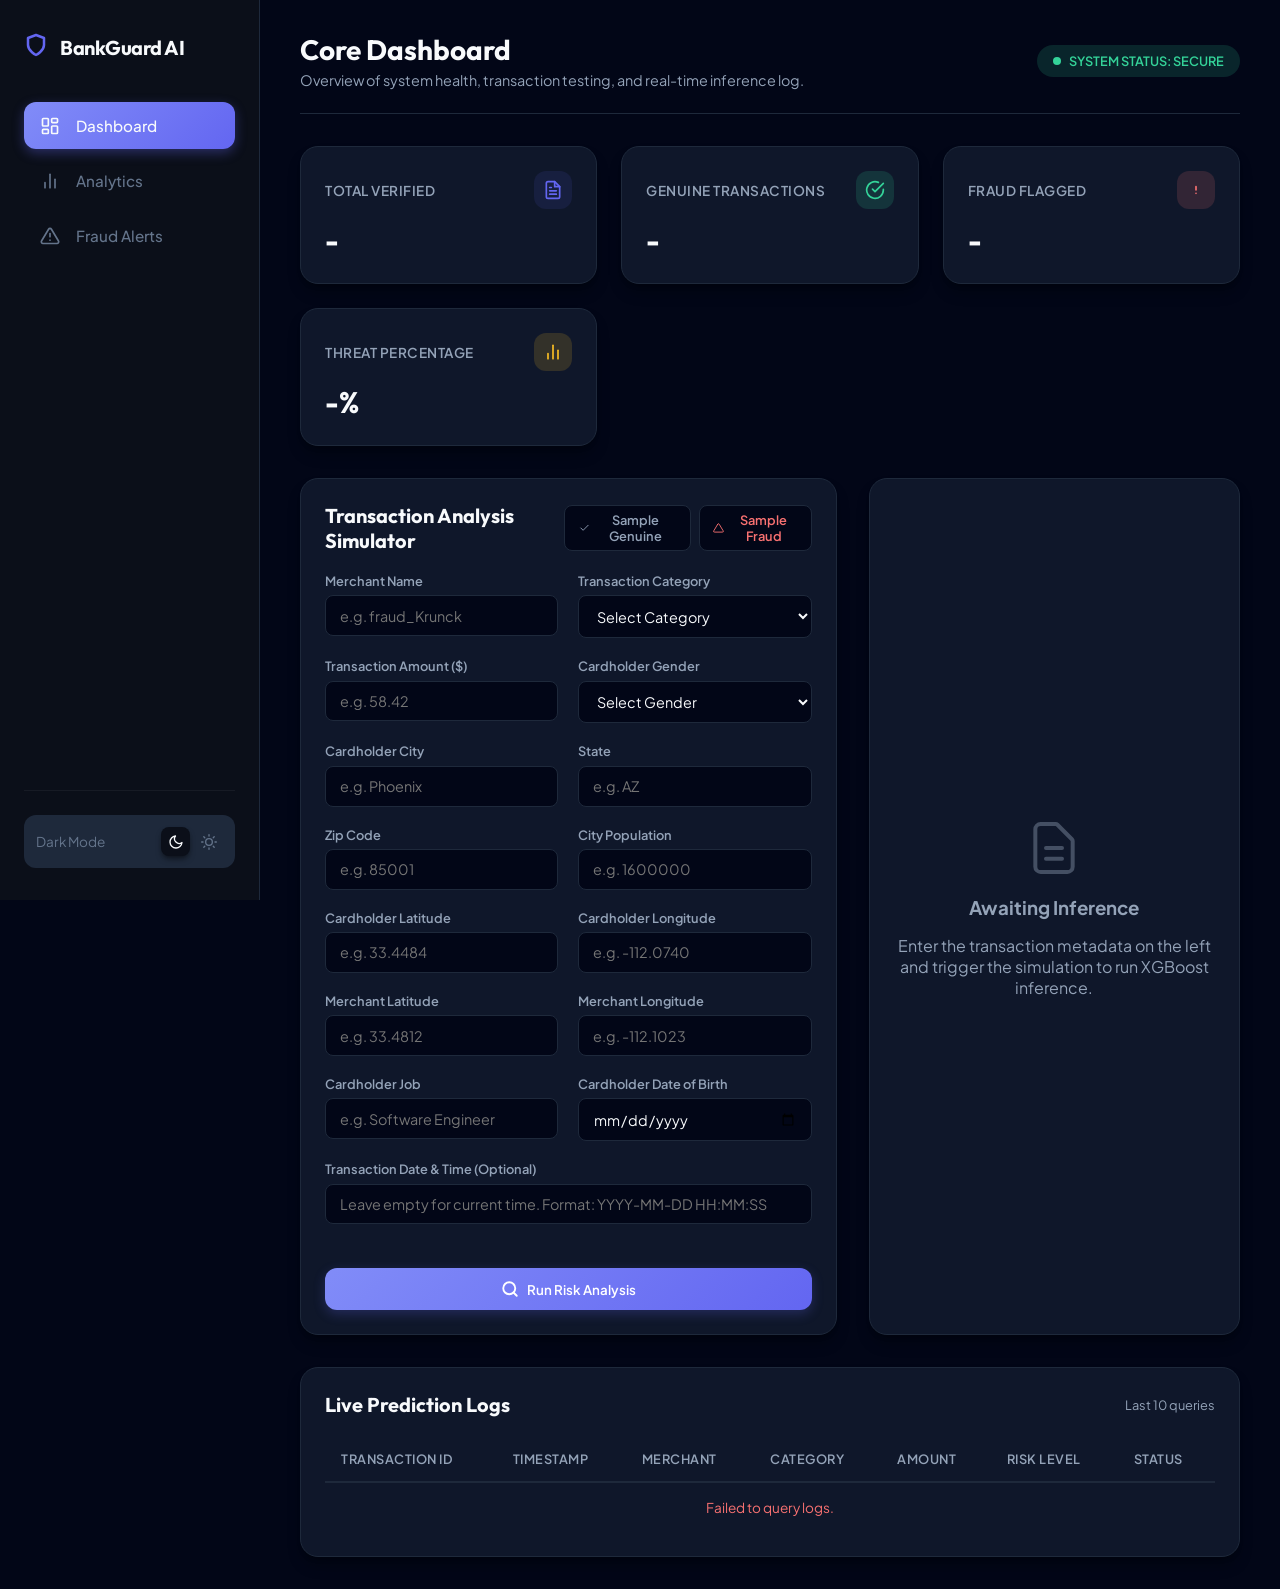
<file: frontend/index.html>
<!DOCTYPE html>
<html lang="en" data-theme="dark">
<head>
    <meta charset="UTF-8">
    <meta name="viewport" content="width=device-width, initial-scale=1.0">
    <title>BankGuard AI - Real-time Fraud Detection Dashboard</title>
    <link rel="stylesheet" href="css/style.css">
</head>
<body>
    <div class="app-container">
        <!-- Sidebar Navigation -->
        <aside class="sidebar">
            <div class="brand">
                <div class="brand-icon">
                    <svg xmlns="http://www.w3.org/2000/svg" width="24" height="24" viewBox="0 0 24 24" fill="none" stroke="currentColor" stroke-width="2.5" stroke-linecap="round" stroke-linejoin="round"><path d="M12 22s8-4 8-10V5l-8-3-8 3v7c0 6 8 10 8 10z"/></svg>
                </div>
                <span class="brand-logo">BankGuard AI</span>
            </div>
            
            <nav class="nav-list">
                <li>
                    <a href="index.html" class="nav-link active" id="nav-dashboard">
                        <svg xmlns="http://www.w3.org/2000/svg" width="24" height="24" viewBox="0 0 24 24" fill="none" stroke="currentColor" stroke-width="2" stroke-linecap="round" stroke-linejoin="round"><rect x="3" y="3" width="7" height="9" rx="1"/><rect x="14" y="3" width="7" height="5" rx="1"/><rect x="14" y="12" width="7" height="9" rx="1"/><rect x="3" y="16" width="7" height="5" rx="1"/></svg>
                        <span>Dashboard</span>
                    </a>
                </li>
                <li>
                    <a href="analytics.html" class="nav-link" id="nav-analytics">
                        <svg xmlns="http://www.w3.org/2000/svg" width="24" height="24" viewBox="0 0 24 24" fill="none" stroke="currentColor" stroke-width="2" stroke-linecap="round" stroke-linejoin="round"><line x1="18" y1="20" x2="18" y2="10"/><line x1="12" y1="20" x2="12" y2="4"/><line x1="6" y1="20" x2="6" y2="14"/></svg>
                        <span>Analytics</span>
                    </a>
                </li>
                <li>
                    <a href="alerts.html" class="nav-link" id="nav-alerts">
                        <svg xmlns="http://www.w3.org/2000/svg" width="24" height="24" viewBox="0 0 24 24" fill="none" stroke="currentColor" stroke-width="2" stroke-linecap="round" stroke-linejoin="round"><path d="M10.29 3.86L1.82 18a2 2 0 0 0 1.71 3h16.94a2 2 0 0 0 1.71-3L13.71 3.86a2 2 0 0 0-3.42 0z"/><line x1="12" y1="9" x2="12" y2="13"/><line x1="12" y1="17" x2="12.01" y2="17"/></svg>
                        <span>Fraud Alerts</span>
                    </a>
                </li>
            </nav>
            
            <div class="sidebar-footer">
                <div class="theme-toggle-container">
                    <span>Dark Mode</span>
                    <div style="display: flex; gap: 0.25rem;">
                        <button class="theme-toggle-btn active" id="theme-dark-btn" aria-label="Dark Mode">
                            <svg xmlns="http://www.w3.org/2000/svg" width="16" height="16" viewBox="0 0 24 24" fill="none" stroke="currentColor" stroke-width="2" stroke-linecap="round" stroke-linejoin="round"><path d="M21 12.79A9 9 0 1 1 11.21 3 7 7 0 0 0 21 12.79z"/></svg>
                        </button>
                        <button class="theme-toggle-btn" id="theme-light-btn" aria-label="Light Mode">
                            <svg xmlns="http://www.w3.org/2000/svg" width="16" height="16" viewBox="0 0 24 24" fill="none" stroke="currentColor" stroke-width="2" stroke-linecap="round" stroke-linejoin="round"><circle cx="12" cy="12" r="5"/><line x1="12" y1="1" x2="12" y2="3"/><line x1="12" y1="21" x2="12" y2="23"/><line x1="4.22" y1="4.22" x2="5.64" y2="5.64"/><line x1="18.36" y1="18.36" x2="19.78" y2="19.78"/><line x1="1" y1="12" x2="3" y2="12"/><line x1="21" y1="12" x2="23" y2="12"/><line x1="4.22" y1="19.78" x2="5.64" y2="18.36"/><line x1="18.36" y1="5.64" x2="19.78" y2="4.22"/></svg>
                        </button>
                    </div>
                </div>
            </div>
        </aside>
        
        <!-- Main Content Area -->
        <main class="main-content">
            <!-- Top Nav -->
            <header class="top-nav">
                <div class="page-title">
                    <h1>Core Dashboard</h1>
                    <p>Overview of system health, transaction testing, and real-time inference log.</p>
                </div>
                <div class="status-badge-container">
                    <div class="threat-badge low" id="threat-badge">
                        <div class="pulse-dot"></div>
                        <span id="threat-text">System Status: Secure</span>
                    </div>
                </div>
            </header>
            
            <!-- KPI Summary Cards -->
            <section class="kpi-grid">
                <div class="card kpi-card">
                    <div class="kpi-header">
                        <span>Total Verified</span>
                        <div class="kpi-icon">
                            <svg xmlns="http://www.w3.org/2000/svg" width="20" height="20" viewBox="0 0 24 24" fill="none" stroke="currentColor" stroke-width="2" stroke-linecap="round" stroke-linejoin="round"><path d="M14 2H6a2 2 0 0 0-2 2v16a2 2 0 0 0 2 2h12a2 2 0 0 0 2-2V8z"/><polyline points="14 2 14 8 20 8"/><line x1="16" y1="13" x2="8" y2="13"/><line x1="16" y1="17" x2="8" y2="17"/><polyline points="10 9 9 9 8 9"/></svg>
                        </div>
                    </div>
                    <span class="kpi-value" id="kpi-total">-</span>
                </div>
                <div class="card kpi-card genuine">
                    <div class="kpi-header">
                        <span>Genuine Transactions</span>
                        <div class="kpi-icon">
                            <svg xmlns="http://www.w3.org/2000/svg" width="20" height="20" viewBox="0 0 24 24" fill="none" stroke="currentColor" stroke-width="2" stroke-linecap="round" stroke-linejoin="round"><path d="M22 11.08V12a10 10 0 1 1-5.93-9.14"/><polyline points="22 4 12 14.01 9 11.01"/></svg>
                        </div>
                    </div>
                    <span class="kpi-value" id="kpi-genuine">-</span>
                </div>
                <div class="card kpi-card fraud">
                    <div class="kpi-header">
                        <span>Fraud Flagged</span>
                        <div class="kpi-icon">
                            <svg xmlns="http://www.w3.org/2000/svg" width="20" height="20" viewBox="0 0 24 24" fill="none" stroke="currentColor" stroke-width="2" stroke-linecap="round" stroke-linejoin="round"><octagon points="7.86 2 16.14 2 22 7.86 22 16.14 16.14 22 7.86 22 2 16.14 2 7.86 7.86 2"/><line x1="12" y1="8" x2="12" y2="12"/><line x1="12" y1="16" x2="12.01" y2="16"/></svg>
                        </div>
                    </div>
                    <span class="kpi-value" id="kpi-fraud">-</span>
                </div>
                <div class="card kpi-card rate">
                    <div class="kpi-header">
                        <span>Threat Percentage</span>
                        <div class="kpi-icon">
                            <svg xmlns="http://www.w3.org/2000/svg" width="20" height="20" viewBox="0 0 24 24" fill="none" stroke="currentColor" stroke-width="2" stroke-linecap="round" stroke-linejoin="round"><line x1="18" y1="20" x2="18" y2="10"/><line x1="12" y1="20" x2="12" y2="4"/><line x1="6" y1="20" x2="6" y2="14"/></svg>
                        </div>
                    </div>
                    <span class="kpi-value" id="kpi-rate">-%</span>
                </div>
            </section>
            
            <!-- Interactive Area -->
            <div class="dashboard-grid">
                <!-- Transaction Form Card -->
                <div class="card">
                    <div class="section-header">
                        <h2>Transaction Analysis Simulator</h2>
                        <div class="quick-actions">
                            <button type="button" class="btn-secondary" id="btn-load-genuine">
                                <svg xmlns="http://www.w3.org/2000/svg" width="14" height="14" viewBox="0 0 24 24" fill="none" stroke="currentColor" stroke-width="2" stroke-linecap="round" stroke-linejoin="round"><polyline points="20 6 9 17 4 12"/></svg>
                                Sample Genuine
                            </button>
                            <button type="button" class="btn-secondary" id="btn-load-fraud" style="color: var(--danger);">
                                <svg xmlns="http://www.w3.org/2000/svg" width="14" height="14" viewBox="0 0 24 24" fill="none" stroke="currentColor" stroke-width="2" stroke-linecap="round" stroke-linejoin="round"><path d="M10.29 3.86L1.82 18a2 2 0 0 0 1.71 3h16.94a2 2 0 0 0 1.71-3L13.71 3.86a2 2 0 0 0-3.42 0z"/></svg>
                                Sample Fraud
                            </button>
                        </div>
                    </div>
                    
                    <form id="predict-form" class="grid-form">
                        <div class="form-group">
                            <label for="merchant">Merchant Name</label>
                            <input type="text" id="merchant" name="merchant" placeholder="e.g. fraud_Krunck" required>
                        </div>
                        <div class="form-group">
                            <label for="category">Transaction Category</label>
                            <select id="category" name="category" required>
                                <option value="" disabled selected>Select Category</option>
                                <option value="grocery_pos">Grocery (POS)</option>
                                <option value="shopping_net">Shopping (Online)</option>
                                <option value="shopping_pos">Shopping (POS)</option>
                                <option value="gas_transport">Gas & Transport</option>
                                <option value="entertainment">Entertainment</option>
                                <option value="food_dining">Food & Dining</option>
                                <option value="personal_care">Personal Care</option>
                                <option value="health_fitness">Health & Fitness</option>
                                <option value="travel">Travel</option>
                                <option value="kids_pets">Kids & Pets</option>
                                <option value="home">Home</option>
                                <option value="misc_net">Miscellaneous (Online)</option>
                                <option value="misc_pos">Miscellaneous (POS)</option>
                            </select>
                        </div>
                        <div class="form-group">
                            <label for="amt">Transaction Amount ($)</label>
                            <input type="number" id="amt" name="amt" step="0.01" min="0.01" placeholder="e.g. 58.42" required>
                        </div>
                        <div class="form-group">
                            <label for="gender">Cardholder Gender</label>
                            <select id="gender" name="gender" required>
                                <option value="" disabled selected>Select Gender</option>
                                <option value="M">Male</option>
                                <option value="F">Female</option>
                            </select>
                        </div>
                        <div class="form-group">
                            <label for="city">Cardholder City</label>
                            <input type="text" id="city" name="city" placeholder="e.g. Phoenix" required>
                        </div>
                        <div class="form-group">
                            <label for="state">State</label>
                            <input type="text" id="state" name="state" maxlength="2" placeholder="e.g. AZ" required>
                        </div>
                        <div class="form-group">
                            <label for="zip">Zip Code</label>
                            <input type="number" id="zip" name="zip" placeholder="e.g. 85001" required>
                        </div>
                        <div class="form-group">
                            <label for="city_pop">City Population</label>
                            <input type="number" id="city_pop" name="city_pop" placeholder="e.g. 1600000" required>
                        </div>
                        <div class="form-group">
                            <label for="lat">Cardholder Latitude</label>
                            <input type="number" id="lat" name="lat" step="0.0001" placeholder="e.g. 33.4484" required>
                        </div>
                        <div class="form-group">
                            <label for="long">Cardholder Longitude</label>
                            <input type="number" id="long" name="long" step="0.0001" placeholder="e.g. -112.0740" required>
                        </div>
                        <div class="form-group">
                            <label for="merch_lat">Merchant Latitude</label>
                            <input type="number" id="merch_lat" name="merch_lat" step="0.0001" placeholder="e.g. 33.4812" required>
                        </div>
                        <div class="form-group">
                            <label for="merch_long">Merchant Longitude</label>
                            <input type="number" id="merch_long" name="merch_long" step="0.0001" placeholder="e.g. -112.1023" required>
                        </div>
                        <div class="form-group">
                            <label for="job">Cardholder Job</label>
                            <input type="text" id="job" name="job" placeholder="e.g. Software Engineer" required>
                        </div>
                        <div class="form-group">
                            <label for="dob">Cardholder Date of Birth</label>
                            <input type="date" id="dob" name="dob" required>
                        </div>
                        <div class="form-group full-width">
                            <label for="trans_date_trans_time">Transaction Date & Time (Optional)</label>
                            <input type="text" id="trans_date_trans_time" name="trans_date_trans_time" placeholder="Leave empty for current time. Format: YYYY-MM-DD HH:MM:SS">
                        </div>
                        
                        <div class="form-group full-width">
                            <button type="submit" class="btn-primary" id="btn-submit">
                                <svg xmlns="http://www.w3.org/2000/svg" width="18" height="18" viewBox="0 0 24 24" fill="none" stroke="currentColor" stroke-width="2.5" stroke-linecap="round" stroke-linejoin="round"><circle cx="11" cy="11" r="8"/><line x1="21" y1="21" x2="16.65" y2="16.65"/></svg>
                                Run Risk Analysis
                            </button>
                        </div>
                    </form>
                </div>
                
                <!-- Prediction Output Card -->
                <div class="card prediction-card" id="prediction-output">
                    <div class="empty-state" id="output-empty-state">
                        <svg xmlns="http://www.w3.org/2000/svg" fill="none" viewBox="0 0 24 24" stroke="currentColor">
                            <path stroke-linecap="round" stroke-linejoin="round" stroke-width="1.5" d="M9 12h6m-6 4h6m2 5H7a2 2 0 01-2-2V5a2 2 0 012-2h5.586a1 1 0 01.707.293l5.414 5.414a1 1 0 01.293.707V19a2 2 0 01-2 2z" />
                        </svg>
                        <h3>Awaiting Inference</h3>
                        <p>Enter the transaction metadata on the left and trigger the simulation to run XGBoost inference.</p>
                    </div>
                    
                    <div class="spinner" id="output-spinner" style="display: none;"></div>
                    
                    <div id="output-data" style="display: none; width: 100%;">
                        <div style="display: flex; flex-direction: column; align-items: center; gap: 1rem; width: 100%;">
                            <h2 style="font-family: 'Outfit'; font-size: 1.25rem;">Analysis Completed</h2>
                            
                            <div class="gauge-wrapper">
                                <svg class="gauge-svg" width="180" height="180" viewBox="0 0 160 160">
                                    <circle class="gauge-bg" cx="80" cy="80" r="70"></circle>
                                    <circle class="gauge-fill" id="gauge-circle" cx="80" cy="80" r="70"></circle>
                                </svg>
                                <div class="gauge-text">
                                    <span class="gauge-percentage" id="gauge-val">0%</span>
                                    <span class="gauge-label">Risk Probability</span>
                                </div>
                            </div>
                            
                            <span class="result-badge" id="output-badge">GENUINE</span>
                            
                            <div class="result-details">
                                <div class="detail-row">
                                    <span class="detail-label">Transaction ID</span>
                                    <span class="detail-value" id="detail-id">-</span>
                                </div>
                                <div class="detail-row">
                                    <span class="detail-label">Threat Class</span>
                                    <span class="detail-value" id="detail-status">-</span>
                                </div>
                                <div class="detail-row">
                                    <span class="detail-label">Calculated Distance</span>
                                    <span class="detail-value" id="detail-distance">- km</span>
                                </div>
                                <div class="detail-row">
                                    <span class="detail-label">Cardholder Age</span>
                                    <span class="detail-value" id="detail-age">- yrs</span>
                                </div>
                                <div class="detail-row">
                                    <span class="detail-label">Local Time Frame</span>
                                    <span class="detail-value" id="detail-time">-</span>
                                </div>
                            </div>
                        </div>
                    </div>
                </div>
            </div>
            
            <!-- Recent Transactions Logs -->
            <section class="card table-card">
                <div class="section-header">
                    <h2>Live Prediction Logs</h2>
                    <span style="font-size: 0.8rem; color: var(--text-secondary);">Last 10 queries</span>
                </div>
                
                <div class="table-responsive">
                    <table>
                        <thead>
                            <tr>
                                <th>Transaction ID</th>
                                <th>Timestamp</th>
                                <th>Merchant</th>
                                <th>Category</th>
                                <th>Amount</th>
                                <th>Risk Level</th>
                                <th>Status</th>
                            </tr>
                        </thead>
                        <tbody id="transaction-log-body">
                            <tr>
                                <td colspan="7" style="text-align: center; color: var(--text-secondary);">Loading logs...</td>
                            </tr>
                        </tbody>
                    </table>
                </div>
            </section>
        </main>
    </div>
    
    <script src="js/dashboard.js"></script>
</body>
</html>
</file>
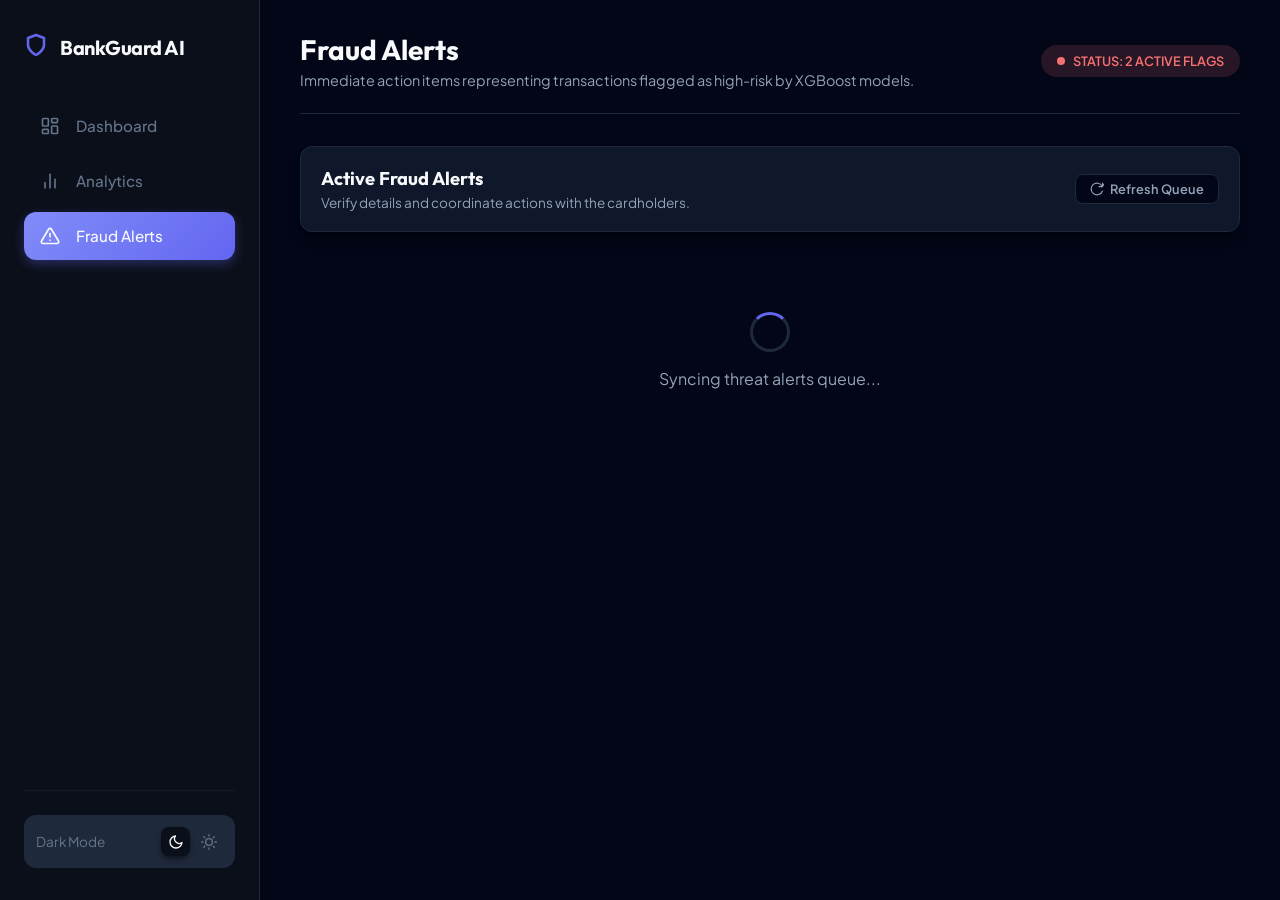
<file: frontend/alerts.html>
<!DOCTYPE html>
<html lang="en" data-theme="dark">
<head>
    <meta charset="UTF-8">
    <meta name="viewport" content="width=device-width, initial-scale=1.0">
    <title>BankGuard AI - Threat Alerts Feed</title>
    <link rel="stylesheet" href="css/style.css">
</head>
<body>
    <div class="app-container">
        <!-- Sidebar Navigation -->
        <aside class="sidebar">
            <div class="brand">
                <div class="brand-icon">
                    <svg xmlns="http://www.w3.org/2000/svg" width="24" height="24" viewBox="0 0 24 24" fill="none" stroke="currentColor" stroke-width="2.5" stroke-linecap="round" stroke-linejoin="round"><path d="M12 22s8-4 8-10V5l-8-3-8 3v7c0 6 8 10 8 10z"/></svg>
                </div>
                <span class="brand-logo">BankGuard AI</span>
            </div>
            
            <nav class="nav-list">
                <li>
                    <a href="index.html" class="nav-link" id="nav-dashboard">
                        <svg xmlns="http://www.w3.org/2000/svg" width="24" height="24" viewBox="0 0 24 24" fill="none" stroke="currentColor" stroke-width="2" stroke-linecap="round" stroke-linejoin="round"><rect x="3" y="3" width="7" height="9" rx="1"/><rect x="14" y="3" width="7" height="5" rx="1"/><rect x="14" y="12" width="7" height="9" rx="1"/><rect x="3" y="16" width="7" height="5" rx="1"/></svg>
                        <span>Dashboard</span>
                    </a>
                </li>
                <li>
                    <a href="analytics.html" class="nav-link" id="nav-analytics">
                        <svg xmlns="http://www.w3.org/2000/svg" width="24" height="24" viewBox="0 0 24 24" fill="none" stroke="currentColor" stroke-width="2" stroke-linecap="round" stroke-linejoin="round"><line x1="18" y1="20" x2="18" y2="10"/><line x1="12" y1="20" x2="12" y2="4"/><line x1="6" y1="20" x2="6" y2="14"/></svg>
                        <span>Analytics</span>
                    </a>
                </li>
                <li>
                    <a href="alerts.html" class="nav-link active" id="nav-alerts">
                        <svg xmlns="http://www.w3.org/2000/svg" width="24" height="24" viewBox="0 0 24 24" fill="none" stroke="currentColor" stroke-width="2" stroke-linecap="round" stroke-linejoin="round"><path d="M10.29 3.86L1.82 18a2 2 0 0 0 1.71 3h16.94a2 2 0 0 0 1.71-3L13.71 3.86a2 2 0 0 0-3.42 0z"/><line x1="12" y1="9" x2="12" y2="13"/><line x1="12" y1="17" x2="12.01" y2="17"/></svg>
                        <span>Fraud Alerts</span>
                    </a>
                </li>
            </nav>
            
            <div class="sidebar-footer">
                <div class="theme-toggle-container">
                    <span>Dark Mode</span>
                    <div style="display: flex; gap: 0.25rem;">
                        <button class="theme-toggle-btn active" id="theme-dark-btn" aria-label="Dark Mode">
                            <svg xmlns="http://www.w3.org/2000/svg" width="16" height="16" viewBox="0 0 24 24" fill="none" stroke="currentColor" stroke-width="2" stroke-linecap="round" stroke-linejoin="round"><path d="M21 12.79A9 9 0 1 1 11.21 3 7 7 0 0 0 21 12.79z"/></svg>
                        </button>
                        <button class="theme-toggle-btn" id="theme-light-btn" aria-label="Light Mode">
                            <svg xmlns="http://www.w3.org/2000/svg" width="16" height="16" viewBox="0 0 24 24" fill="none" stroke="currentColor" stroke-width="2" stroke-linecap="round" stroke-linejoin="round"><circle cx="12" cy="12" r="5"/><line x1="12" y1="1" x2="12" y2="3"/><line x1="12" y1="21" x2="12" y2="23"/><line x1="4.22" y1="4.22" x2="5.64" y2="5.64"/><line x1="18.36" y1="18.36" x2="19.78" y2="19.78"/><line x1="1" y1="12" x2="3" y2="12"/><line x1="21" y1="12" x2="23" y2="12"/><line x1="4.22" y1="19.78" x2="5.64" y2="18.36"/><line x1="18.36" y1="5.64" x2="19.78" y2="4.22"/></svg>
                        </button>
                    </div>
                </div>
            </div>
        </aside>
        
        <!-- Main Content Area -->
        <main class="main-content">
            <!-- Top Nav -->
            <header class="top-nav">
                <div class="page-title">
                    <h1>Fraud Alerts</h1>
                    <p>Immediate action items representing transactions flagged as high-risk by XGBoost models.</p>
                </div>
                <div class="status-badge-container">
                    <div class="threat-badge high" id="threat-badge">
                        <div class="pulse-dot"></div>
                        <span id="threat-text">Status: 2 Active Flags</span>
                    </div>
                </div>
            </header>
            
            <!-- Alerts Summary Block -->
            <div style="display: flex; justify-content: space-between; align-items: center; background-color: var(--bg-secondary); padding: 1.25rem; border-radius: var(--radius-md); border: 1px solid var(--border); box-shadow: var(--shadow-card);">
                <div>
                    <h3 style="font-family: 'Outfit'; font-size: 1.15rem; font-weight: 700;" id="alerts-title-summary">Active Fraud Alerts</h3>
                    <p style="font-size: 0.85rem; color: var(--text-secondary); margin-top: 0.25rem;">Verify details and coordinate actions with the cardholders.</p>
                </div>
                <div style="display: flex; gap: 0.5rem;">
                    <button type="button" class="btn-secondary" id="btn-refresh-alerts">
                        <svg xmlns="http://www.w3.org/2000/svg" width="14" height="14" viewBox="0 0 24 24" fill="none" stroke="currentColor" stroke-width="2" stroke-linecap="round" stroke-linejoin="round"><path d="M21.5 2v6h-6M21.34 15.57a10 10 0 1 1-.57-8.38l5.67-5.67"/></svg>
                        Refresh Queue
                    </button>
                </div>
            </div>
            
            <!-- Alerts Feed Container -->
            <section class="alerts-list" id="alerts-container">
                <div style="text-align: center; padding: 3rem; color: var(--text-secondary);">
                    <div class="spinner" style="margin: 0 auto 1rem;"></div>
                    <span>Fetching active alert records...</span>
                </div>
            </section>
        </main>
    </div>
    
    <script src="js/dashboard.js"></script>
</body>
</html>
</file>
<file: frontend/css/style.css>
@import url('https://fonts.googleapis.com/css2?family=Outfit:wght@300;400;500;600;700;800&family=Plus+Jakarta+Sans:wght@300;400;500;600;700;800&display=swap');

:root {
    /* Color Palette - Light Theme */
    --bg-primary: #f8fafc;
    --bg-secondary: #ffffff;
    --sidebar-bg: #0f172a;
    --sidebar-text: #94a3b8;
    --sidebar-text-active: #ffffff;
    --sidebar-hover: #1e293b;
    --text-primary: #0f172a;
    --text-secondary: #64748b;
    --accent: #4f46e5;
    --accent-gradient: linear-gradient(135deg, #6366f1 0%, #4f46e5 100%);
    --success: #10b981;
    --success-bg: rgba(16, 185, 129, 0.1);
    --danger: #ef4444;
    --danger-bg: rgba(239, 68, 68, 0.1);
    --warning: #f59e0b;
    --warning-bg: rgba(245, 158, 11, 0.1);
    --border: #e2e8f0;
    --shadow: 0 4px 6px -1px rgba(0, 0, 0, 0.05), 0 2px 4px -2px rgba(0, 0, 0, 0.05);
    --shadow-card: 0 10px 15px -3px rgba(15, 23, 42, 0.04), 0 4px 6px -4px rgba(15, 23, 42, 0.04);
    --radius-sm: 8px;
    --radius-md: 12px;
    --radius-lg: 18px;
    --transition: all 0.3s cubic-bezier(0.4, 0, 0.2, 1);
}

[data-theme="dark"] {
    /* Color Palette - Dark Theme */
    --bg-primary: #020617;
    --bg-secondary: #0f172a;
    --sidebar-bg: #0b0f19;
    --sidebar-text: #64748b;
    --sidebar-text-active: #f8fafc;
    --sidebar-hover: #1e293b;
    --text-primary: #f8fafc;
    --text-secondary: #94a3b8;
    --accent: #6366f1;
    --accent-gradient: linear-gradient(135deg, #818cf8 0%, #6366f1 100%);
    --success: #34d399;
    --success-bg: rgba(52, 211, 153, 0.15);
    --danger: #f87171;
    --danger-bg: rgba(248, 113, 113, 0.15);
    --warning: #fbbf24;
    --warning-bg: rgba(251, 191, 36, 0.15);
    --border: #1e293b;
    --shadow: 0 4px 6px -1px rgba(0, 0, 0, 0.4), 0 2px 4px -2px rgba(0, 0, 0, 0.4);
    --shadow-card: 0 10px 15px -3px rgba(0, 0, 0, 0.3), 0 4px 6px -4px rgba(0, 0, 0, 0.3);
}

* {
    margin: 0;
    padding: 0;
    box-sizing: border-box;
    font-family: 'Plus Jakarta Sans', sans-serif;
}

body {
    background-color: var(--bg-primary);
    color: var(--text-primary);
    transition: var(--transition);
    overflow-x: hidden;
}

/* App Layout */
.app-container {
    display: flex;
    min-height: 100vh;
}

/* Sidebar Navigation */
.sidebar {
    width: 260px;
    background-color: var(--sidebar-bg);
    padding: 2rem 1.5rem;
    display: flex;
    flex-direction: column;
    position: fixed;
    height: 100vh;
    z-index: 100;
    border-right: 1px solid var(--border);
    transition: var(--transition);
}

.brand {
    display: flex;
    align-items: center;
    gap: 0.75rem;
    margin-bottom: 2.5rem;
}

.brand-icon {
    font-size: 1.5rem;
    color: var(--accent);
    background: var(--accent-gradient);
    -webkit-background-clip: text;
    -webkit-text-fill-color: transparent;
    font-weight: 800;
}

.brand-logo {
    font-family: 'Outfit', sans-serif;
    font-size: 1.25rem;
    font-weight: 700;
    color: var(--sidebar-text-active);
    letter-spacing: -0.5px;
}

.nav-list {
    list-style: none;
    display: flex;
    flex-direction: column;
    gap: 0.5rem;
    flex-grow: 1;
}

.nav-link {
    display: flex;
    align-items: center;
    gap: 1rem;
    padding: 0.85rem 1rem;
    color: var(--sidebar-text);
    text-decoration: none;
    border-radius: var(--radius-md);
    font-weight: 500;
    font-size: 0.95rem;
    transition: var(--transition);
}

.nav-link:hover {
    background-color: var(--sidebar-hover);
    color: var(--sidebar-text-active);
}

.nav-link.active {
    background: var(--accent-gradient);
    color: var(--sidebar-text-active);
    box-shadow: 0 4px 12px rgba(99, 102, 241, 0.35);
}

.nav-link svg {
    width: 20px;
    height: 20px;
    transition: var(--transition);
}

/* Sidebar Footer / Controls */
.sidebar-footer {
    padding-top: 1.5rem;
    border-top: 1px solid rgba(255, 255, 255, 0.05);
}

.theme-toggle-container {
    display: flex;
    align-items: center;
    justify-content: space-between;
    padding: 0.75rem;
    background-color: var(--sidebar-hover);
    border-radius: var(--radius-md);
    color: var(--sidebar-text);
    font-size: 0.85rem;
}

.theme-toggle-btn {
    background: none;
    border: none;
    cursor: pointer;
    color: var(--sidebar-text);
    display: flex;
    align-items: center;
    justify-content: center;
    padding: 0.4rem;
    border-radius: var(--radius-sm);
    transition: var(--transition);
}

.theme-toggle-btn.active {
    background-color: var(--sidebar-bg);
    color: var(--sidebar-text-active);
    box-shadow: var(--shadow);
}

/* Main Dashboard Area */
.main-content {
    margin-left: 260px;
    flex-grow: 1;
    padding: 2rem 2.5rem;
    min-height: 100vh;
    display: flex;
    flex-direction: column;
    gap: 2rem;
    transition: var(--transition);
}

/* Top Navigation Bar */
.top-nav {
    display: flex;
    justify-content: space-between;
    align-items: center;
    padding-bottom: 1.5rem;
    border-bottom: 1px solid var(--border);
}

.page-title h1 {
    font-family: 'Outfit', sans-serif;
    font-size: 1.75rem;
    font-weight: 700;
    color: var(--text-primary);
}

.page-title p {
    font-size: 0.9rem;
    color: var(--text-secondary);
    margin-top: 0.25rem;
}

.status-badge-container {
    display: flex;
    align-items: center;
    gap: 1rem;
}

.threat-badge {
    display: flex;
    align-items: center;
    gap: 0.5rem;
    padding: 0.5rem 1rem;
    border-radius: 50px;
    font-size: 0.8rem;
    font-weight: 600;
    text-transform: uppercase;
}

.threat-badge.low {
    background-color: var(--success-bg);
    color: var(--success);
}

.threat-badge.elevated {
    background-color: var(--warning-bg);
    color: var(--warning);
}

.threat-badge.high {
    background-color: var(--danger-bg);
    color: var(--danger);
}

.pulse-dot {
    width: 8px;
    height: 8px;
    border-radius: 50%;
    background-color: currentColor;
    box-shadow: 0 0 0 0 rgba(0, 0, 0, 0.2);
    animation: pulse 1.5s infinite;
}

@keyframes pulse {
    0% {
        transform: scale(0.95);
        box-shadow: 0 0 0 0 currentColor;
    }
    70% {
        transform: scale(1);
        box-shadow: 0 0 0 6px rgba(0, 0, 0, 0);
    }
    100% {
        transform: scale(0.95);
        box-shadow: 0 0 0 0 rgba(0, 0, 0, 0);
    }
}

/* KPI Summary Cards Grid */
.kpi-grid {
    display: grid;
    grid-template-columns: repeat(auto-fit, minmax(220px, 1fr));
    gap: 1.5rem;
}

.card {
    background-color: var(--bg-secondary);
    border-radius: var(--radius-lg);
    border: 1px solid var(--border);
    box-shadow: var(--shadow-card);
    padding: 1.5rem;
    transition: var(--transition);
}

.card:hover {
    transform: translateY(-2px);
    box-shadow: 0 12px 20px -5px rgba(0,0,0,0.06);
}

.kpi-card {
    display: flex;
    flex-direction: column;
    gap: 0.75rem;
}

.kpi-header {
    display: flex;
    justify-content: space-between;
    align-items: center;
    color: var(--text-secondary);
    font-size: 0.85rem;
    font-weight: 600;
    text-transform: uppercase;
    letter-spacing: 0.5px;
}

.kpi-icon {
    width: 38px;
    height: 38px;
    border-radius: var(--radius-md);
    display: flex;
    align-items: center;
    justify-content: center;
    color: var(--accent);
    background-color: rgba(99, 102, 241, 0.1);
}

.kpi-card.fraud .kpi-icon {
    color: var(--danger);
    background-color: var(--danger-bg);
}

.kpi-card.genuine .kpi-icon {
    color: var(--success);
    background-color: var(--success-bg);
}

.kpi-card.rate .kpi-icon {
    color: var(--warning);
    background-color: var(--warning-bg);
}

.kpi-value {
    font-family: 'Outfit', sans-serif;
    font-size: 1.85rem;
    font-weight: 700;
    color: var(--text-primary);
}

/* Dashboard Interactive Area: Form & Results Split */
.dashboard-grid {
    display: grid;
    grid-template-columns: 1.3fr 0.9fr;
    gap: 2rem;
}

@media (max-width: 1024px) {
    .dashboard-grid {
        grid-template-columns: 1fr;
    }
}

.section-header {
    display: flex;
    justify-content: space-between;
    align-items: center;
    margin-bottom: 1.25rem;
}

.section-header h2 {
    font-family: 'Outfit', sans-serif;
    font-size: 1.25rem;
    font-weight: 700;
}

.quick-actions {
    display: flex;
    gap: 0.5rem;
}

.btn-secondary {
    background-color: var(--bg-primary);
    color: var(--text-secondary);
    border: 1px solid var(--border);
    padding: 0.4rem 0.85rem;
    border-radius: var(--radius-sm);
    font-size: 0.8rem;
    font-weight: 600;
    cursor: pointer;
    display: flex;
    align-items: center;
    gap: 0.4rem;
    transition: var(--transition);
}

.btn-secondary:hover {
    background-color: var(--border);
    color: var(--text-primary);
}

/* Transaction Predictor Form */
.grid-form {
    display: grid;
    grid-template-columns: repeat(2, 1fr);
    gap: 1.25rem;
}

@media (max-width: 600px) {
    .grid-form {
        grid-template-columns: 1fr;
    }
}

.form-group {
    display: flex;
    flex-direction: column;
    gap: 0.4rem;
}

.form-group.full-width {
    grid-column: span 2;
}

@media (max-width: 600px) {
    .form-group.full-width {
        grid-column: span 1;
    }
}

.form-group label {
    font-size: 0.8rem;
    font-weight: 600;
    color: var(--text-secondary);
}

.form-group input, .form-group select {
    padding: 0.65rem 0.85rem;
    border-radius: var(--radius-sm);
    border: 1px solid var(--border);
    background-color: var(--bg-primary);
    color: var(--text-primary);
    font-size: 0.9rem;
    transition: var(--transition);
}

.form-group input:focus, .form-group select:focus {
    outline: none;
    border-color: var(--accent);
    box-shadow: 0 0 0 3px rgba(99, 102, 241, 0.15);
}

.btn-primary {
    background: var(--accent-gradient);
    color: white;
    border: none;
    padding: 0.75rem 1.5rem;
    border-radius: var(--radius-md);
    font-weight: 600;
    cursor: pointer;
    display: flex;
    align-items: center;
    justify-content: center;
    gap: 0.5rem;
    width: 100%;
    margin-top: 1.5rem;
    box-shadow: 0 4px 12px rgba(99, 102, 241, 0.25);
    transition: var(--transition);
}

.btn-primary:hover {
    transform: translateY(-1px);
    box-shadow: 0 6px 16px rgba(99, 102, 241, 0.35);
}

/* Prediction Output Card styles */
.prediction-card {
    display: flex;
    flex-direction: column;
    align-items: center;
    justify-content: center;
    gap: 1.5rem;
    min-height: 380px;
    position: relative;
    overflow: hidden;
}

/* Gauge Chart styling */
.gauge-wrapper {
    position: relative;
    width: 180px;
    height: 180px;
}

.gauge-svg {
    transform: rotate(-90deg);
}

.gauge-bg {
    fill: none;
    stroke: var(--border);
    stroke-width: 12;
}

.gauge-fill {
    fill: none;
    stroke: var(--accent);
    stroke-width: 12;
    stroke-linecap: round;
    stroke-dasharray: 439.6; /* 2 * PI * r (r=70) */
    stroke-dashoffset: 439.6;
    transition: stroke-dashoffset 1s ease-out, stroke 1s ease-out;
}

.gauge-text {
    position: absolute;
    top: 50%;
    left: 50%;
    transform: translate(-50%, -50%);
    text-align: center;
    display: flex;
    flex-direction: column;
}

.gauge-percentage {
    font-family: 'Outfit', sans-serif;
    font-size: 2.25rem;
    font-weight: 800;
    color: var(--text-primary);
}

.gauge-label {
    font-size: 0.75rem;
    font-weight: 600;
    color: var(--text-secondary);
    text-transform: uppercase;
}

.result-badge {
    padding: 0.6rem 1.5rem;
    border-radius: 50px;
    font-weight: 700;
    font-size: 1rem;
    text-transform: uppercase;
    letter-spacing: 1px;
    animation: pop-in 0.4s cubic-bezier(0.175, 0.885, 0.32, 1.275) forwards;
}

.result-badge.genuine {
    background-color: var(--success-bg);
    color: var(--success);
    border: 1.5px solid var(--success);
}

.result-badge.fraud {
    background-color: var(--danger-bg);
    color: var(--danger);
    border: 1.5px solid var(--danger);
}

.result-details {
    width: 100%;
    display: flex;
    flex-direction: column;
    gap: 0.6rem;
    border-top: 1px solid var(--border);
    padding-top: 1.25rem;
}

.detail-row {
    display: flex;
    justify-content: space-between;
    font-size: 0.85rem;
}

.detail-label {
    color: var(--text-secondary);
    font-weight: 500;
}

.detail-value {
    color: var(--text-primary);
    font-weight: 600;
}

.empty-state {
    text-align: center;
    color: var(--text-secondary);
    display: flex;
    flex-direction: column;
    align-items: center;
    gap: 1rem;
}

.empty-state svg {
    width: 64px;
    height: 64px;
    color: var(--text-secondary);
    opacity: 0.4;
}

/* Tables Styling */
.table-card {
    width: 100%;
}

.table-responsive {
    overflow-x: auto;
    width: 100%;
    margin-top: 0.75rem;
}

table {
    width: 100%;
    border-collapse: collapse;
    text-align: left;
}

th {
    padding: 0.85rem 1rem;
    border-bottom: 2px solid var(--border);
    color: var(--text-secondary);
    font-weight: 600;
    font-size: 0.8rem;
    text-transform: uppercase;
    letter-spacing: 0.5px;
}

td {
    padding: 1rem;
    border-bottom: 1px solid var(--border);
    font-size: 0.85rem;
    color: var(--text-primary);
    vertical-align: middle;
}

tr:last-child td {
    border-bottom: none;
}

tr:hover td {
    background-color: rgba(99, 102, 241, 0.02);
}

/* Badges within tables */
.status-pill {
    display: inline-flex;
    align-items: center;
    gap: 0.35rem;
    padding: 0.25rem 0.65rem;
    border-radius: 50px;
    font-size: 0.75rem;
    font-weight: 700;
    text-transform: uppercase;
}

.status-pill.genuine {
    background-color: var(--success-bg);
    color: var(--success);
}

.status-pill.fraud {
    background-color: var(--danger-bg);
    color: var(--danger);
}

.risk-pill {
    display: inline-block;
    padding: 0.25rem 0.5rem;
    border-radius: var(--radius-sm);
    font-size: 0.7rem;
    font-weight: 700;
    text-transform: uppercase;
}

.risk-pill.high {
    background-color: var(--danger-bg);
    color: var(--danger);
}

.risk-pill.medium {
    background-color: var(--warning-bg);
    color: var(--warning);
}

.risk-pill.low {
    background-color: var(--success-bg);
    color: var(--success);
}

/* Alerts Page layout */
.alerts-list {
    display: flex;
    flex-direction: column;
    gap: 1rem;
}

.alert-item {
    background-color: var(--bg-secondary);
    border: 1px solid var(--border);
    border-left: 4px solid var(--danger);
    border-radius: var(--radius-md);
    padding: 1.25rem;
    display: flex;
    justify-content: space-between;
    align-items: center;
    transition: var(--transition);
}

.alert-item:hover {
    transform: translateX(4px);
    box-shadow: var(--shadow);
}

.alert-info {
    display: flex;
    flex-direction: column;
    gap: 0.5rem;
}

.alert-meta {
    display: flex;
    align-items: center;
    gap: 0.75rem;
    font-size: 0.75rem;
    color: var(--text-secondary);
}

.alert-title {
    font-family: 'Outfit', sans-serif;
    font-size: 1.1rem;
    font-weight: 700;
    display: flex;
    align-items: center;
    gap: 0.75rem;
}

.alert-details-grid {
    display: grid;
    grid-template-columns: repeat(3, 1fr);
    gap: 1rem 2rem;
    font-size: 0.8rem;
    margin-top: 0.5rem;
}

.alert-detail-item {
    display: flex;
    flex-direction: column;
}

.alert-detail-label {
    color: var(--text-secondary);
    font-size: 0.7rem;
    font-weight: 600;
    text-transform: uppercase;
}

.alert-detail-value {
    font-weight: 600;
}

.alert-actions {
    display: flex;
    gap: 0.5rem;
}

/* Charts Grid for Analytics */
.charts-grid {
    display: grid;
    grid-template-columns: repeat(2, 1fr);
    gap: 2rem;
}

@media (max-width: 900px) {
    .charts-grid {
        grid-template-columns: 1fr;
    }
}

.chart-card {
    height: 350px;
    position: relative;
    display: flex;
    flex-direction: column;
}

.chart-container {
    flex-grow: 1;
    position: relative;
    height: 100%;
}

/* Global Keyframes */
@keyframes pop-in {
    0% {
        transform: scale(0.8);
        opacity: 0;
    }
    100% {
        transform: scale(1);
        opacity: 1;
    }
}

/* Loading Spinner */
.spinner {
    width: 40px;
    height: 40px;
    border: 3px solid var(--border);
    border-top: 3px solid var(--accent);
    border-radius: 50%;
    animation: spin 1s linear infinite;
}

@keyframes spin {
    0% { transform: rotate(0deg); }
    100% { transform: rotate(360deg); }
}

/* Responsive adjustments for sidebar collapse on small screens */
@media (max-width: 768px) {
    .sidebar {
        width: 70px;
        padding: 1.5rem 0.5rem;
        align-items: center;
    }
    .brand-logo, .nav-link span, .theme-toggle-container span {
        display: none;
    }
    .brand {
        justify-content: center;
        margin-bottom: 2rem;
    }
    .nav-link {
        justify-content: center;
        padding: 0.85rem;
    }
    .main-content {
        margin-left: 70px;
        padding: 1.5rem;
    }
    .top-nav {
        flex-direction: column;
        align-items: flex-start;
        gap: 1rem;
    }
}
</file>
